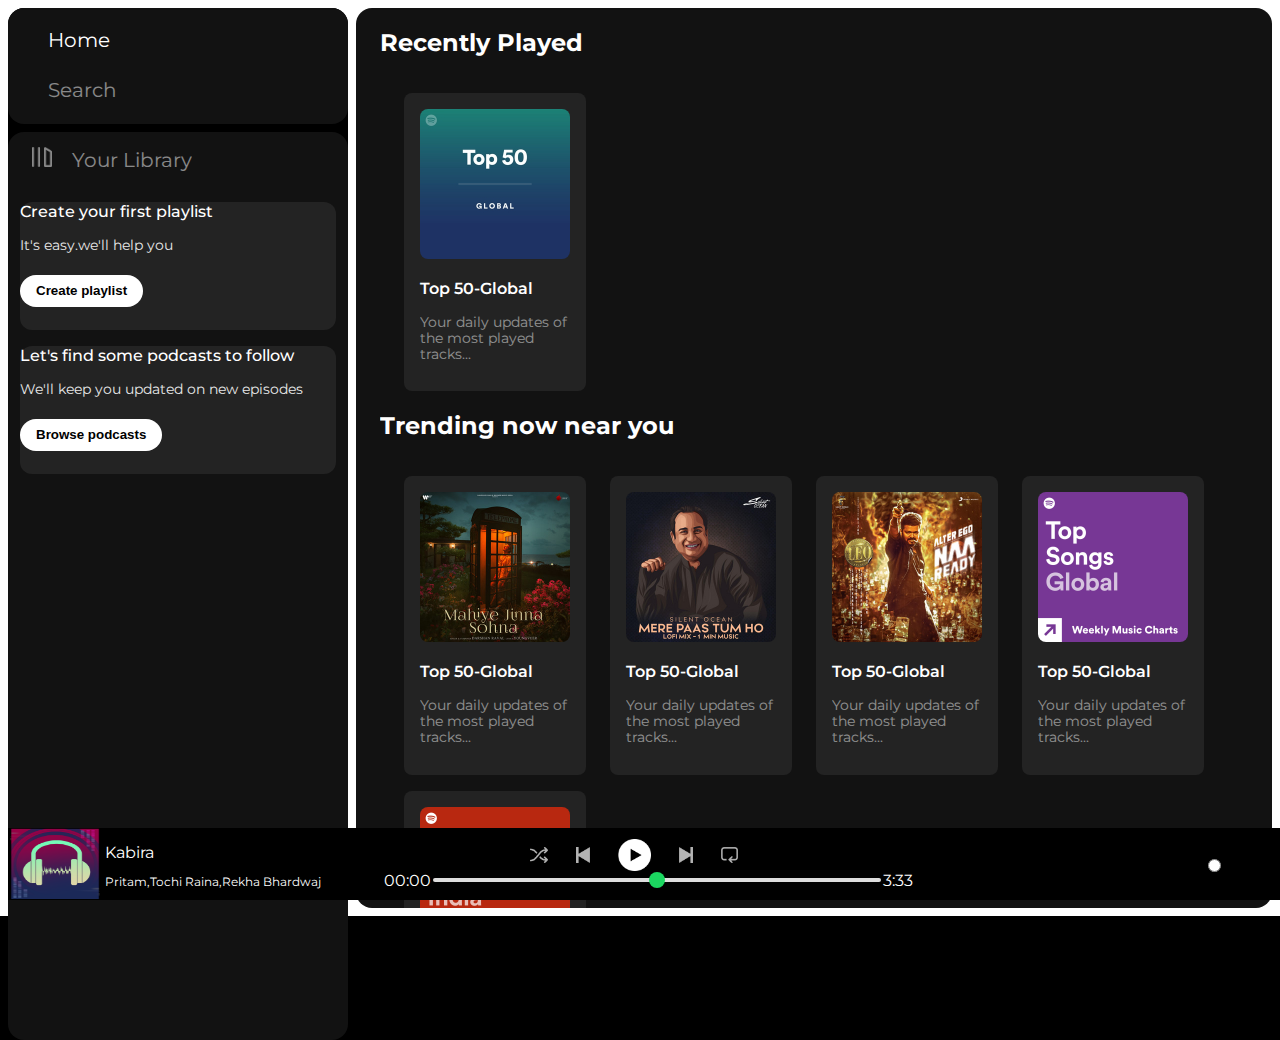
<file: spotify/index.html>
<!DOCTYPE html>
<html lang="en">

<head>
    <meta charset="UTF-8">
    <meta name="viewport" content="width=device-width, initial-scale=1.0">
    <title>Spotify - Web Player: Music for everyone</title>
    <!-- icons -->
    <link rel="stylesheet" href="https://cdnjs.cloudflare.com/ajax/libs/font-awesome/6.4.2/css/all.min.css"
        integrity="sha512-z3gLpd7yknf1YoNbCzqRKc4qyor8gaKU1qmn+CShxbuBusANI9QpRohGBreCFkKxLhei6S9CQXFEbbKuqLg0DA=="
        crossorigin="anonymous" referrerpolicy="no-referrer" />
    <!-- title logo -->
    <link rel="icon" href="./assets/logo.png">
    <!-- font -->
    <link rel="preconnect" href="https://fonts.googleapis.com">
    <link rel="preconnect" href="https://fonts.gstatic.com" crossorigin>
    <link
        href="https://fonts.googleapis.com/css2?family=Montserrat:wght@300;400;500;600;700&family=Poppins&family=Yuji+Hentaigana+Akari&display=swap"
        rel="stylesheet">
    <!-- style -->
    <link rel="stylesheet" href="style.css">
</head>

<body>
    <div class="main">
        <div class="sidebar">
            <div class="nav">
                <div class="nav-option" style="opacity:1;">
                    <i class="fa-solid fa-house"></i>
                    <a href="#">Home</a>
                </div>
                <div class="nav-option">
                    <i class="fa-solid fa-magnifying-glass"></i>
                    <a href="#">Search</a>
                </div>
            </div>
            <div class="library">
                <div class="options">
                    <div class="lib-options nav-option">
                        <img src="./assets/library_icon.png" alt="">
                        <a href="#">Your Library</a>
                    </div>
                    <div class="icons">
                        <i class="fa-solid fa-plus"></i>
                        <i class="fa-solid fa-right-long"></i>
                    </div>

                </div>
                <div class="lib-box">
                    <div class="box">
                        <p class="box-p1">Create your first playlist</p>
                        <p class="box-p2">It's easy.we'll help you</p>
                        <button class="badge">Create playlist</button>
                    </div>

                    <div class="box">
                        <p class="box-p1">Let's find some podcasts to follow</p>
                        <p class="box-p2">We'll keep you updated on new episodes</p>
                        <button class="badge">Browse podcasts</button>
                    </div>


                </div>


            </div>
        </div>
        <div class="cards">
            <h2>Recently Played</h2>
            <div class="cards-container">
                <div class="card">
                    <img src="./assets/card1img.jpeg" alt="image" class="card-img">
                    <p class="card-title">Top 50-Global</p>
                    <p class="card-info">Your daily updates of the most played tracks...</p>
                </div>
            </div>

            <h2>Trending now near you</h2>
            <div class="cards-container">
                <div class="card">
                    <img src="./assets/card2img.jpeg" alt="image" class="card-img">
                    <p class="card-title">Top 50-Global</p>
                    <p class="card-info">Your daily updates of the most played tracks...</p>
                </div>



                <div class="card">
                    <img src="./assets/card3img.jpeg" alt="image" class="card-img">
                    <p class="card-title">Top 50-Global</p>
                    <p class="card-info">Your daily updates of the most played tracks...</p>
                </div>



                <div class="card">
                    <img src="./assets/card4img.jpeg" alt="image" class="card-img">
                    <p class="card-title">Top 50-Global</p>
                    <p class="card-info">Your daily updates of the most played tracks...</p>
                </div>

                <div class="card">
                    <img src="./assets/card5img.jpeg" alt="image" class="card-img">
                    <p class="card-title">Top 50-Global</p>
                    <p class="card-info">Your daily updates of the most played tracks...</p>
                </div>
                <div class="card">
                    <img src="./assets/card6img.jpeg" alt="image" class="card-img">
                    <p class="card-title">Top 50-Global</p>
                    <p class="card-info">Your daily updates of the most played tracks...</p>
                </div>




            </div>

            <h2>Featured Charts</h2>
            <div class="cards-container">
                <div class="card">
                    <img src="./assets/card5img.jpeg" alt="image" class="card-img">
                    <p class="card-title">Top 50-Global</p>
                    <p class="card-info">Your daily updates of the most played tracks...</p>
                </div>
                <div class="card">
                    <img src="./assets/card6img.jpeg" alt="image" class="card-img">
                    <p class="card-title">Top 50-Global</p>
                    <p class="card-info">Your daily updates of the most played tracks...</p>
                </div>
                <div class="card">
                    <img src="./assets/card1img.jpeg" alt="image" class="card-img">
                    <p class="card-title">Top 50-Global</p>
                    <p class="card-info">Your daily updates of the most played tracks...</p>
                </div>
            </div>

            <div class="footer">
                <div class="line">

                </div>
            </div>

        </div>
        <div class="music-player">


            <div class="album">
                <div class="image">
                    <img src="./assets/poster.png" alt="poster">

                </div>
                <div class="para">
                    <p style="font-size:1rem; height:15px;">Kabira</p>
                    <p>Pritam,Tochi Raina,Rekha Bhardwaj</p>
                </div>
                <div class="fav">
                    <i class="fa-regular fa-heart"></i>
                </div>
            </div>
            <div class="player">
                <div class="player-controls">
                    <img src="./assets/player_icon1.png" alt="icon1" class="player-control-icon">
                    <img src="./assets/player_icon2.png" alt="icon2" class="player-control-icon">
                    <img src="./assets/player_icon3.png" alt="icon3" class="player-control-icon"
                        style="opacity:1; height:2rem;">
                    <img src="./assets/player_icon4.png" alt="icon4" class="player-control-icon">
                    <img src="./assets/player_icon5.png" alt="icon5" class="player-control-icon">

                </div>
                <div class="playback-bar">
                    <span cl ass="curr-time">00:00</span>
                    <input type="range" min="0" max="100" step="1" class="progress-bar">
                    <span class="tot-time">3:33</span>
                </div>
            </div>
            <div class="control">
                <i class="fa-regular fa-circle-play" class="control-icon"></i>
                <i class="fa-solid fa-microphone" class="control-icon"></i>
                <i class="fa-solid fa-bars" class="control-icon"></i>
                <i class="fa-solid fa-tower-broadcast" class="control-icon"></i>
                <i class="fa-solid fa-volume-low" class="control-icon"></i>
                <input type="radio">
                <i class="fa-solid fa-window-maximize" class="control-icon"></i>
            </div>
        </div>
    </div>
</body>

</html>
</file>
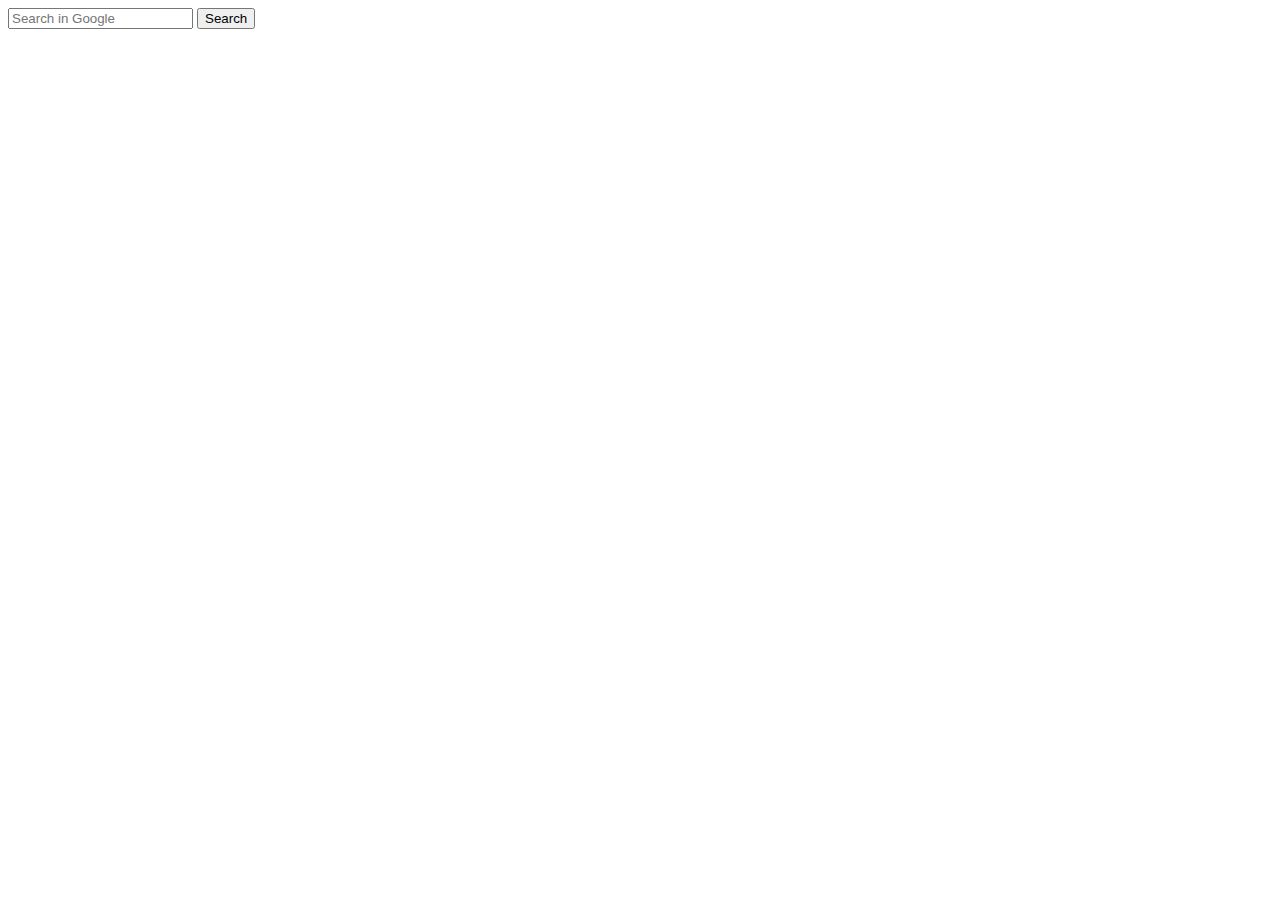
<file: 16searchtogoogle.html>
<!DOCTYPE html>
<html lang="en">
<head>
    <meta charset="UTF-8">
    <meta name="viewport" content="width=device-width, initial-scale=1.0">
    <title>Document</title>
</head>
<body>
    <form action="https://www.google.com/search">

<input type="text" placeholder="Search in Google" name="q">
<button>Search</button>



    </form>
</body>
</html>
</file>
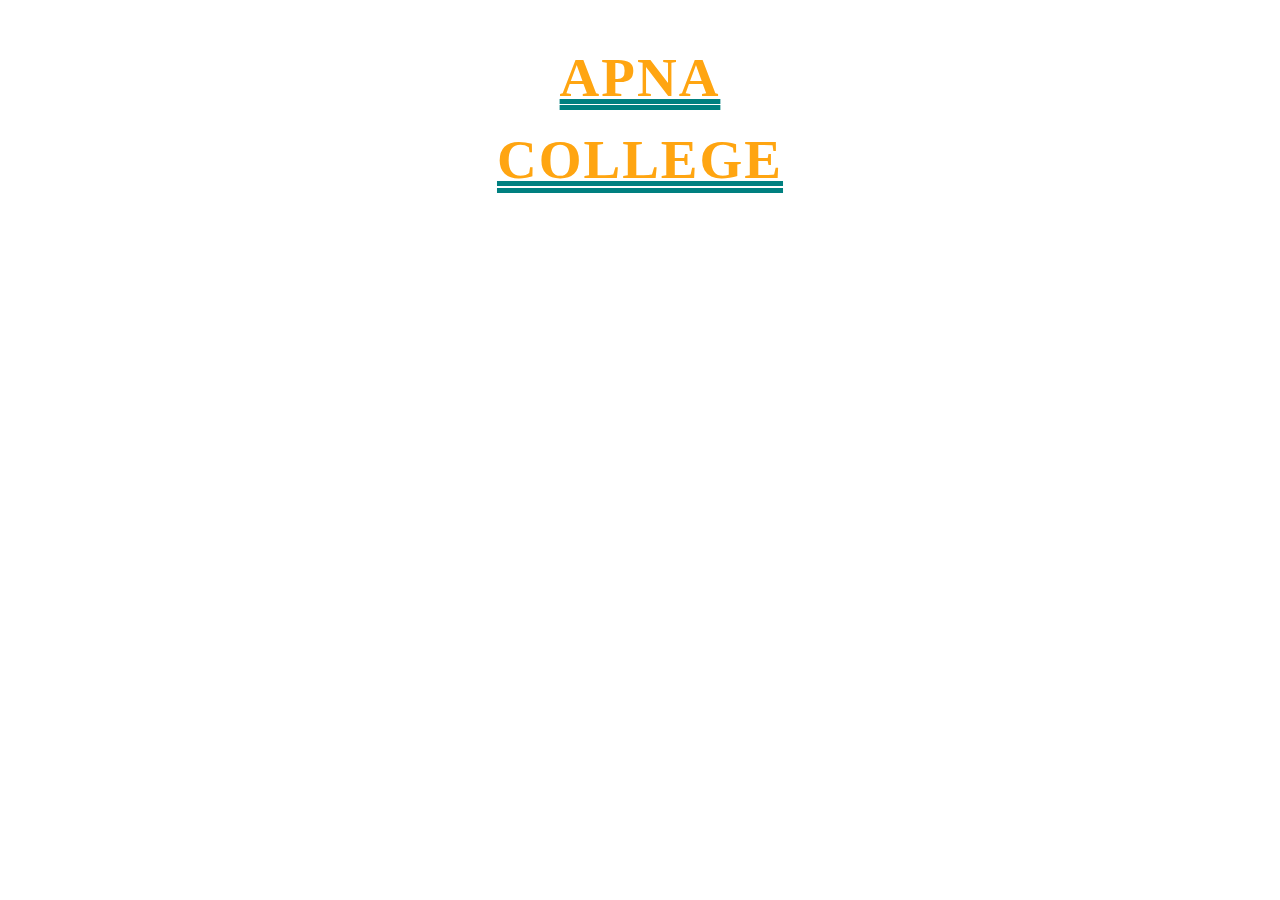
<file: 23logo.html>
<!DOCTYPE html>
<html lang="en">
<head>
    <meta charset="UTF-8">
    <meta name="viewport" content="width=device-width, initial-scale=1.0">
    <title>Document</title>
    <link rel="stylesheet" href="23.css">
</head>
<body>
    <h1>Apna <br>College
    </h1>
</body>
</html>
</file>
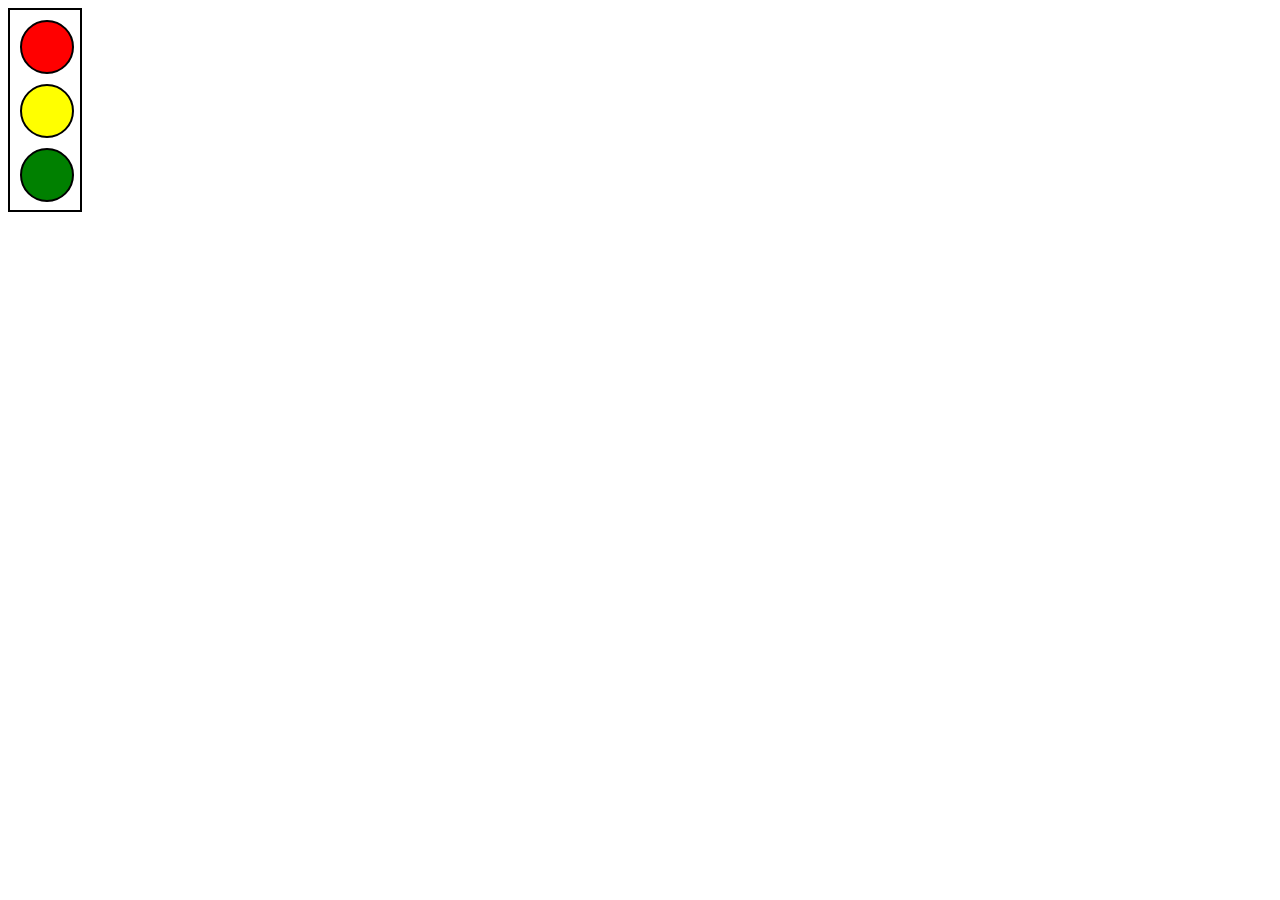
<file: 28trafficlight.html>
<!DOCTYPE html>
<html lang="en">
<head>
    <meta charset="UTF-8">
    <meta name="viewport" content="width=device-width, initial-scale=1.0">
    <title>Document</title>
    <link rel="stylesheet" href="28.css">
</head>
<body>
    <div id="outer">
        <div class="inner" id="first"></div>
        <div class="inner" id="second"></div>
        <div class="inner" id="third"></div>
    </div>
    
</body>
</html>
</file>
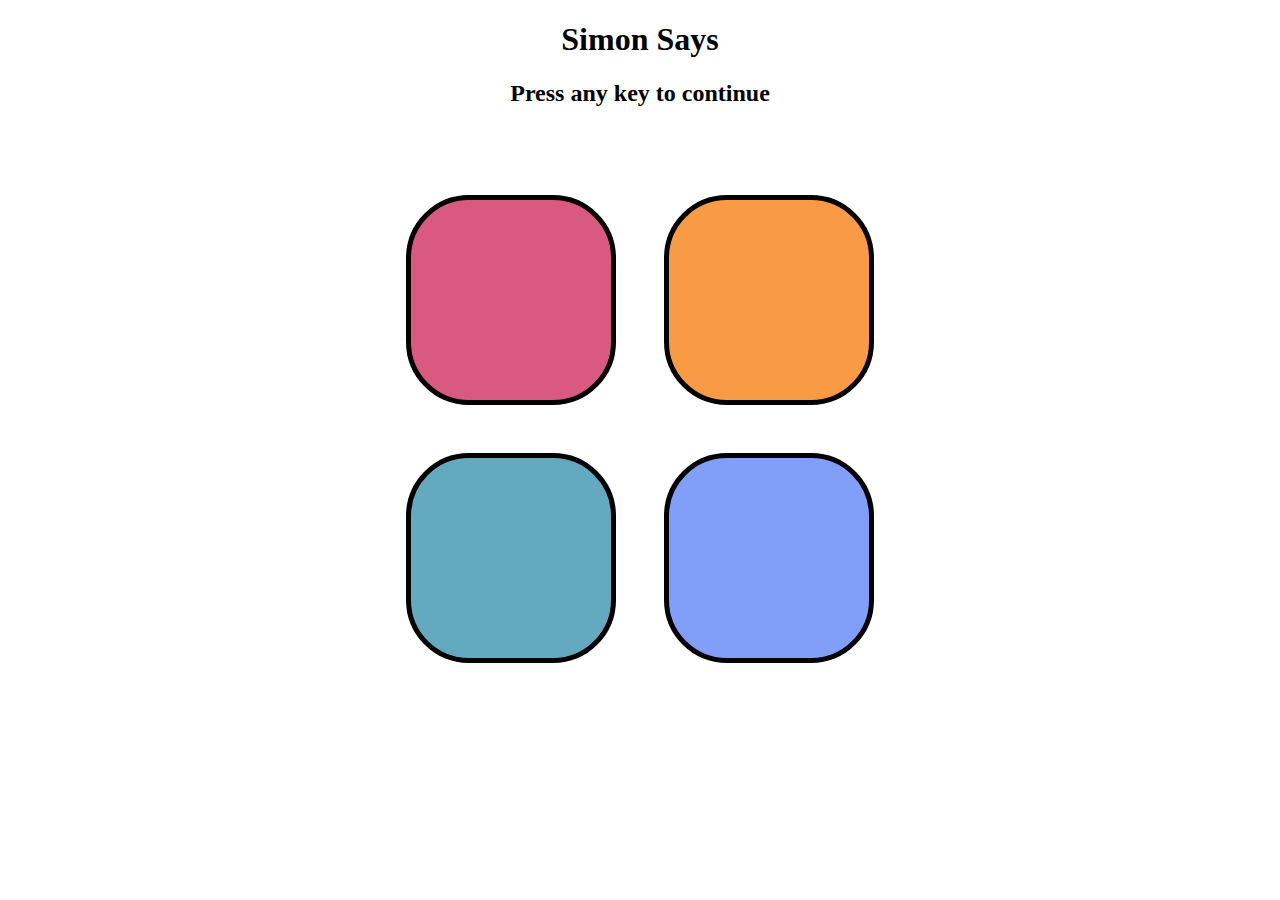
<file: jssimonsays/simon.html>
<!DOCTYPE html>
<html lang="en">

<head>
    <meta charset="UTF-8">
    <meta name="viewport" content="width=device-width, initial-scale=1.0">
    <title>Simon Says</title>
    <link rel="stylesheet" href="style.css">
</head>

<body>
    <h1>Simon Says</h1>
    <h2>Press any key to continue</h2>

    <div class="btn-container">
        <div class="line-one">
            <div class="btn red" type="button" id="red"></div>
            <div class="btn yellow" type="button" id="yellow"></div>
        </div>
        <div class="line-two">
            <div class="btn green" type="button" id="green"></div>
            <div class="btn purple" type="button" id="purple"></div>
        </div>

    </div>











    <script src="app.js"></script>
</body>

</html>
</file>
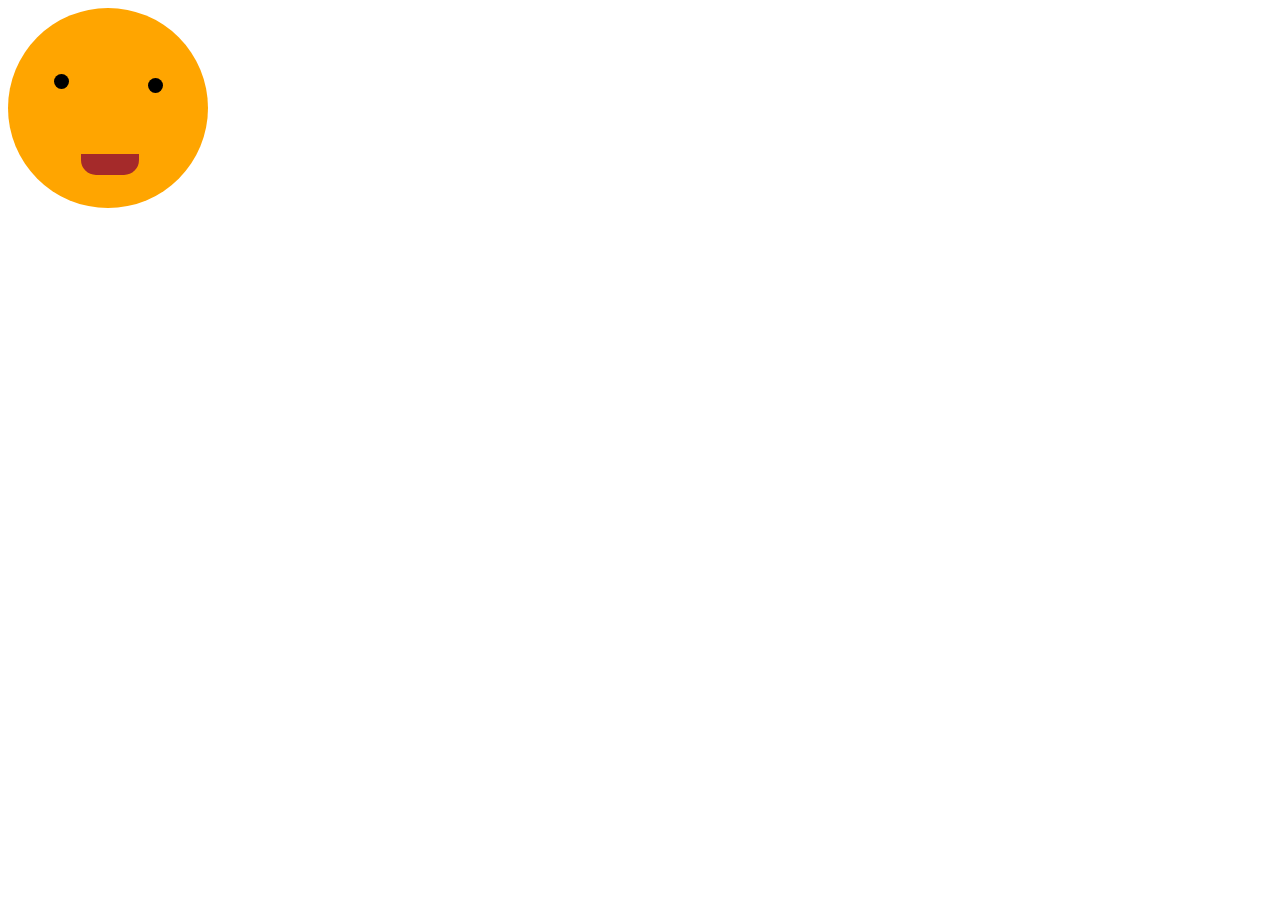
<file: smiley/7smiley.html>
<!DOCTYPE html>
<html lang="en">
<head>
    <meta charset="UTF-8">
    <meta name="viewport" content="width=device-width, initial-scale=1.0">
    <title>Document</title>
    <link rel="stylesheet" href="7.css">
</head>
<body>
    <div id="outer">
            <div class="eye" id="first"></div>
            <div class="eye" id="second"></div>
            <div id="mouth"></div>
            
    </div>
</body>
</html>
</file>
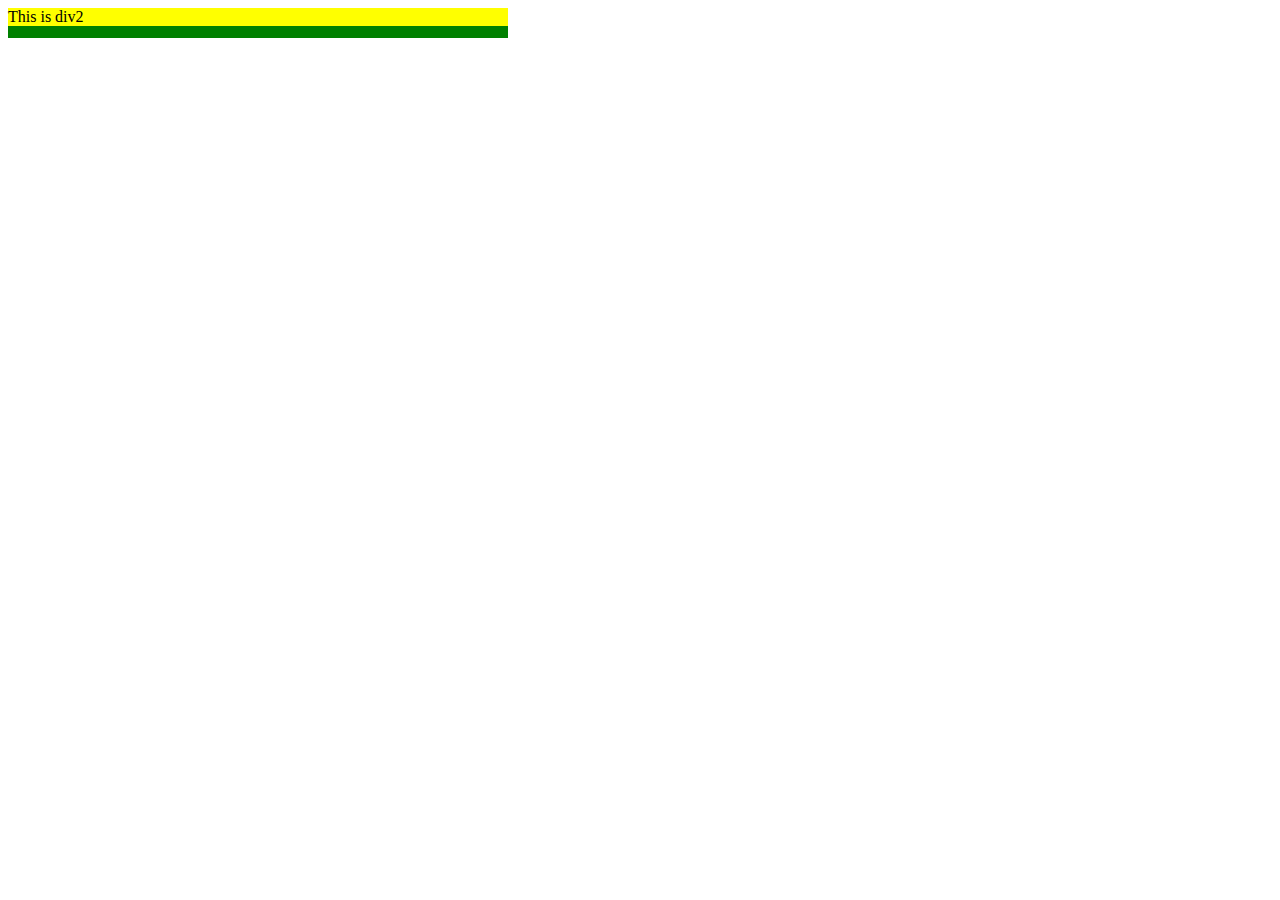
<file: spotify/test.html>
<!DOCTYPE html>
<html lang="en">
<head>
    <meta charset="UTF-8">
    <meta name="viewport" content="width=device-width, initial-scale=1.0">
    <title>Document</title>
</head>
<body>
    <div style="background-color:green; height:30px;width:500px;">
        <div style="background-color:yellow;">This is div2</div>
    </div>
</body>
</html>
</file>
<file: spotify/style.css>
body{
    font-family: 'Montserrat', sans-serif;
    margin:0;
    background-color: black;
    color:#fff;
    overflow:hidden;
}
.main{
    display:flex;
    height:100vh;
    padding:0.5rem;
    background-color:white;
}
.sidebar{
    
    width:340px;
     border-radius:1rem; 
     background-color:black;
     margin-right:0.5rem;
     
}
.cards{
    background-color:#121212;
    color:white;
    flex:1;
    border-radius:1rem;
    overflow:auto;
    padding:0 1.5rem;
}
.music-player{
    background-color: yellow;
    position:fixed;
    bottom:0;
    width:100%;
    height:72px;
    background-color:black;
}
a{
    text-decoration:none;
    color:white;
}
.nav{
    background-color:#121212;
    border-radius:1rem;
    display:flex;
    flex-direction:column;
    justify-content:center;
    height:100px;
    padding:0.5rem 0.75rem;
}
.nav-option{
    line-height:2.5rem;
    opacity:0.5;
    padding:0.25rem 0.75rem;
}
.nav-option i{
    font-size:1.25rem;
}
.nav-option a{
    font-size:1.25rem;
    margin-left:1rem;
}
.nav-option:hover{
    opacity:1;
}
.library{
    background-color:#121212;
    border-radius:1rem;
    height:100%;
    margin-top:0.5rem;
    padding:0.25rem 0.75rem;
}
.options{
    display:flex;
    justify-content:space-between;
    align-items:center;
}
.lib-options img{
    height:1.25rem;
    width:1.25rem;
}
.icons{
    font-size:1.25rem;
    display:flex;
}
.icons i{
    opacity:0.7;
    margin-right:1rem;
}
.icons i:hover{
    opacity:1;
}
.box{
    background-color:#232323;
    height:8rem;
    border-radius:0.75rem;
    margin:0.5rem 0;
}
.box-p1{
    font-size:1rem;
    font-weight:500;
}
.box-p2{
    font-size:0.85rem;
    opacity:0.9;
}
.badge{
    background-color:white;
    border:none;
    border-radius:100px;
    padding:0.25rem 1rem;
    font-weight:700;
    margin-top:0.5rem;
    height:2rem;
    width:fit-content;
}
.card{
    background-color:#232323;
 width:150px; 
 border-radius:0.5rem;
 padding:1rem;
 margin-left:1.5rem;
 margin-top:1rem;
}
.cards-container{
    display:flex;
    flex-wrap:wrap;
    
    
}
.card-img{
    width:100%;
    border-radius:0.5rem;
}
.card-title{
    font-weight:600;
}
.card-info{
    font-size:0.85rem;
    opacity:0.5;
}
.footer{
    height:300px;
    display:flex;
    align-items:center;
    justify-content:center;
}
.line{
    width:90%;
    height:30%;
    border-top:1px solid white;
    opacity:0.4;
}
.music-player{
    display:flex;
    justify-content:space-between;
    align-items:center;

}
.album{
    width:25%;
}
.player{
    width:50%;
}
.control{
    width:25%;
}
.player-controls{
    display:flex;
    justify-content:center;
    align-items:center;
}
.player-control-icon{
    height:1rem;
    margin-right:1.75rem;
    opacity:0.7;
}
.player-control-icon:hover{
    opacity:1;
}
.playback-bar{
    display:flex;
    justify-content:center;
    align-items:center;
}
.progress-bar{
    width:70%;
    appearance:none;
    background-color:transparent;
    cursor:pointer;
}
.progress-bar::-webkit-slider-runnable-track{
    background-color:#ddd;
    border-radius:100px;
    height:0.2rem;

}
.progress-bar::-webkit-slider-thumb{
    appearance: none;
    height:16px;
    width:16px;
    background-color:#1bd760;
    border-radius:50%;
    margin-top:-6px;
}
.image img{
    width:100%;
    height:72px;
}
.image{
    height:72px;
    width:90px;
}
.album{
    display:flex;
    height:72px;
    justify-content:space-around;
    align-items:center;
}
.para{
    font-size:0.75rem;
  
}
.control{
    display:flex;
    justify-content:space-around;
}
.control icon{

}
</file>
<file: 23.css>
h1{
    font-family:league spartan;
    color: #ffa511;
    text-align:center;
    font-size: 55px;
    font-weight:900;
    letter-spacing:2px;
    line-height:1.5;
    text-decoration:teal double underline;
    text-transform: uppercase;
}
</file>
<file: 28.css>
#outer
{
    height:200px;
    width:70px;
    border:2px solid black;
}
.inner{
    height:50px;
    width:50px;
    border:2px solid #000000;
    margin:10px;
    border-radius:60px;
}
#first{
    background-color:red;
}
#second{
    background-color:yellow;
}
#third{
    background-color:green;
}
</file>
<file: jssimonsays/style.css>
body{
    text-align: center;
}

.btn{
    height:200px;
    width:200px;
    border:5px solid black;
    margin:1.5rem;
    border-radius: 30%;;
    
}
.btn-container{
    margin-top:4rem;
}
.line-one,.line-two{
    display:flex;
    justify-content:center;
}
.red{
    background-color:#d95980;
}
.purple{
    background-color:#819ff9;
}
.yellow{

    background-color: #f99b45;
}
.green{
 background-color: #63aac0;
}

.blink{
    background-color: white;
}
.userblink{
    background-color:white;
}
</file>
<file: smiley/7.css>
#outer{
    height:200px;
    width:200px;
    background-color:orange;
    border-radius:100px;
}
.eye{
    height:15px;
    width:15px;
    background-color:black;
    border-radius:20px;
}
#first{
    position:relative;
    top:66px;
    left:46px;
}
#second{
    position:relative;
    top:55px;
    left:140px;
}
#mouth{
    width:58px;
    height:21px;
    background-color:brown;
    position:relative;
    top:116px;
    left:73px;
    border-radius: 0 0 15px 15px;
}
</file>
